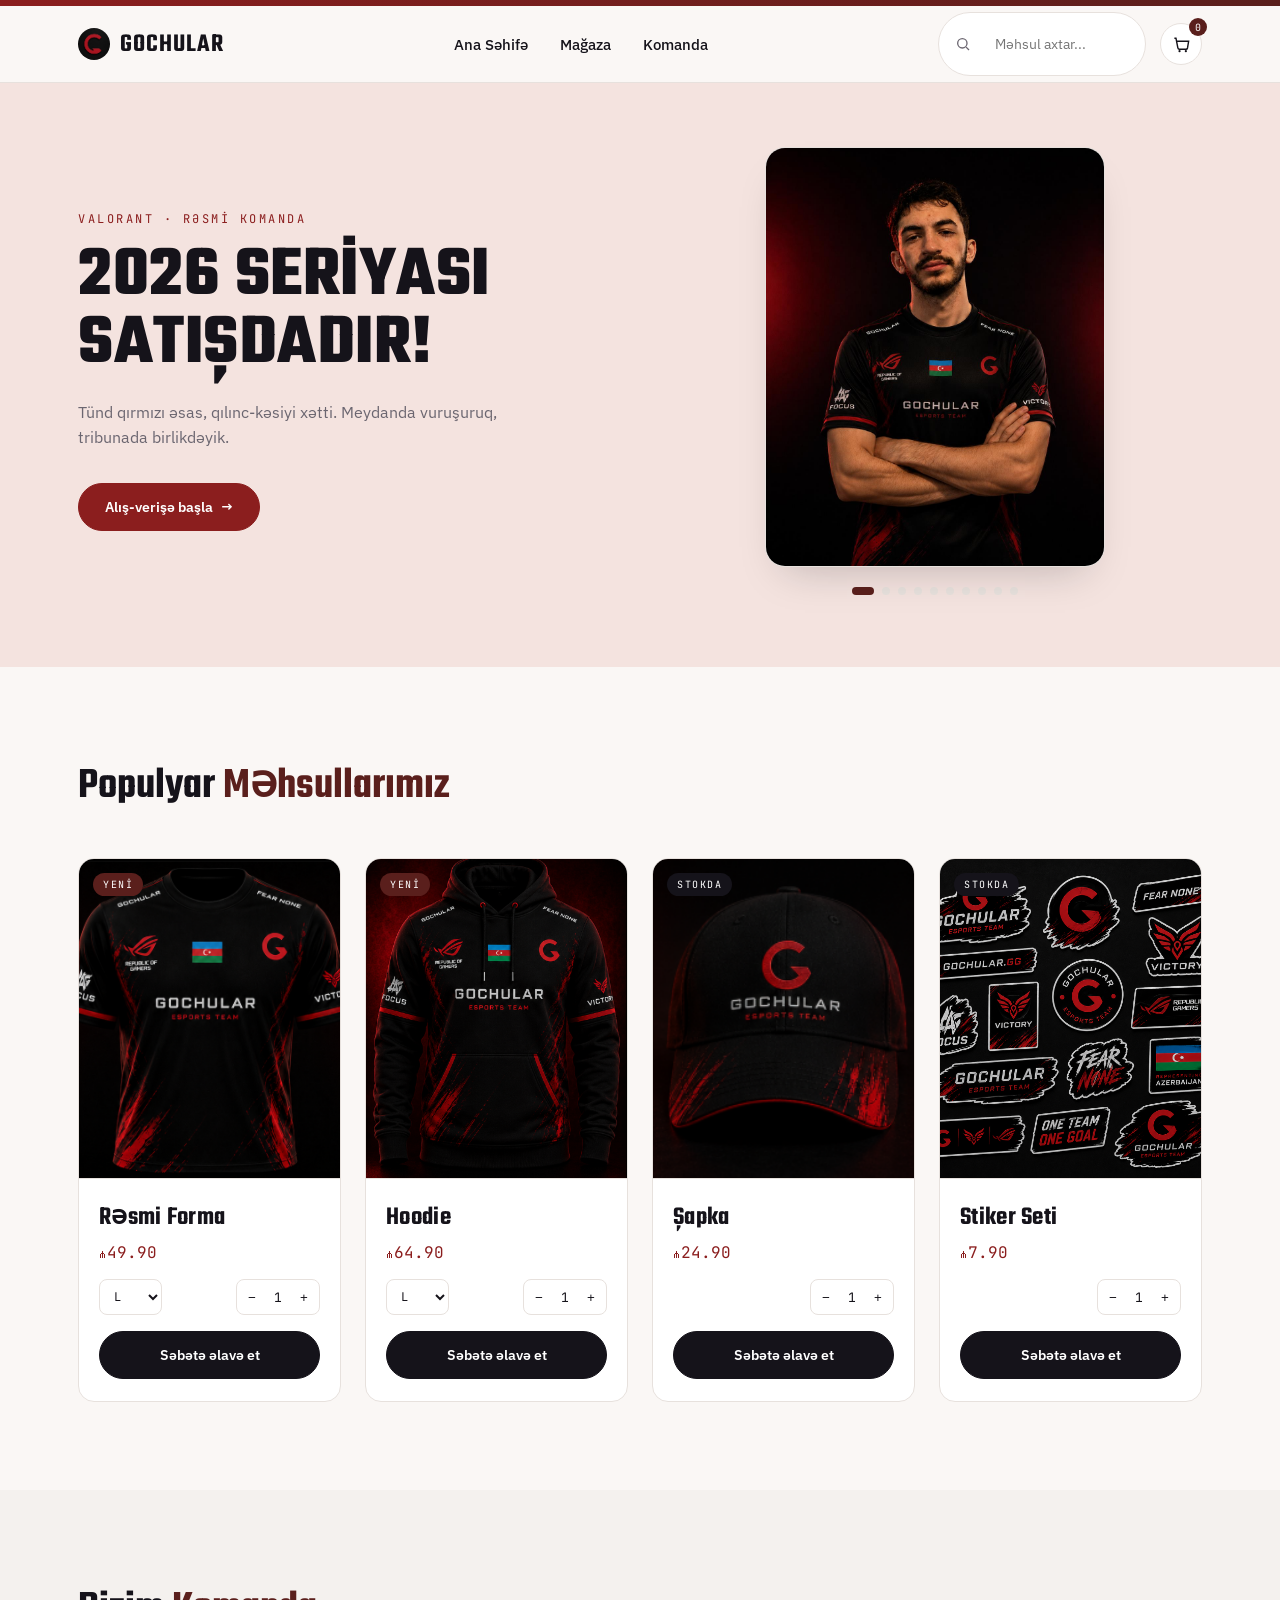
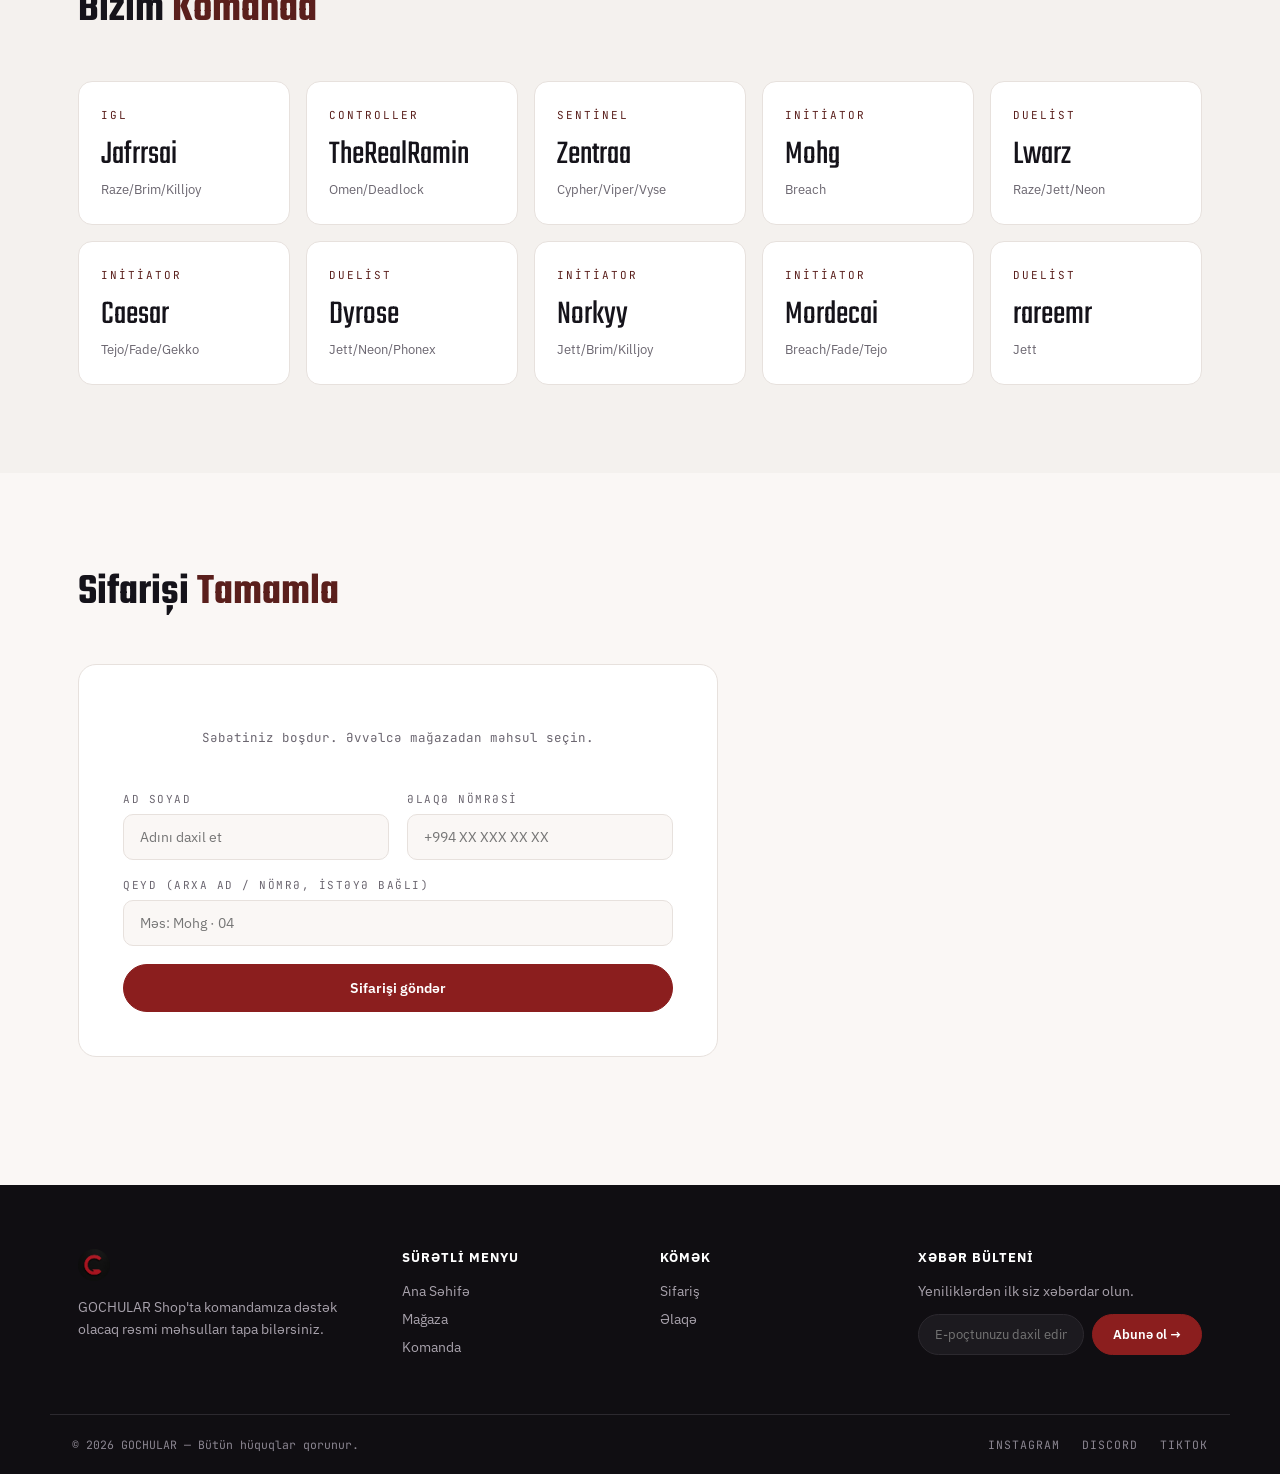
<file: index.html>
<!DOCTYPE html>
<html lang="az">
<head>
<meta charset="UTF-8">
<meta name="viewport" content="width=device-width, initial-scale=1.0">
<title>GOCHULAR — Rəsmi Mağaza</title>
<link rel="preconnect" href="https://fonts.googleapis.com">
<link rel="preconnect" href="https://fonts.gstatic.com" crossorigin>
<link href="https://fonts.googleapis.com/css2?family=Teko:wght@400;500;600;700&family=IBM+Plex+Sans:wght@400;500;600;700&family=JetBrains+Mono:wght@400;500;700&display=swap" rel="stylesheet">
<link rel="stylesheet" href="assets/css/style.css">
</head>
<body>

<div class="top-bar"></div>

<nav>
  <div class="wrap">
    <a href="#top" class="brand">
      <img class="brand-mark" src="assets/img/logo-GH.jpeg" alt="GOCHULAR loqo">
      <span class="brand-name">GOCHULAR</span>
    </a>

    <ul class="nav-links">
      <li><a href="#top">Ana Səhifə</a></li>
      <li><a href="#magaza">Mağaza</a></li>
      <li><a href="#komanda">Komanda</a></li>
    </ul>

    <div class="nav-tools">
      <div class="search-box">
        <svg viewBox="0 0 24 24" width="16" height="16" fill="none" stroke="currentColor" stroke-width="2"><circle cx="11" cy="11" r="7"/><path d="M21 21l-4.3-4.3"/></svg>
        <input type="text" id="search-input" placeholder="Məhsul axtar...">
      </div>
      <button class="icon-btn cart-btn" onclick="toggleCart()" aria-label="Səbəti aç">
        <svg viewBox="0 0 24 24" width="19" height="19" fill="none" stroke="currentColor" stroke-width="1.8">
          <path d="M3 4h2l2.4 12.4a2 2 0 0 0 2 1.6h8.2a2 2 0 0 0 2-1.6L21 8H6"/>
          <circle cx="9.5" cy="20.5" r="1.4" fill="currentColor" stroke="none"/>
          <circle cx="17.5" cy="20.5" r="1.4" fill="currentColor" stroke="none"/>
        </svg>
        <span class="cart-count" id="cart-count">0</span>
      </button>
      <button class="nav-burger" onclick="toggleNavMenu()" aria-label="Menyu">
        <svg viewBox="0 0 24 24" width="20" height="20" fill="none" stroke="currentColor" stroke-width="1.8"><path d="M4 7h16M4 12h16M4 17h16"/></svg>
      </button>
    </div>
  </div>
</nav>

<div class="cart-overlay" id="cart-overlay" onclick="toggleCart()"></div>
<aside class="cart-panel" id="cart-panel">
  <div class="cart-head">
    <h3>Səbət</h3>
    <button class="cart-close" onclick="toggleCart()" aria-label="Bağla">✕</button>
  </div>
  <div class="cart-items" id="cart-items">
    <p class="empty-note">Səbət boşdur.</p>
  </div>
  <div class="cart-summary">
    <div class="cart-total-row"><span>Cəmi</span><span id="cart-total">₼0.00</span></div>
    <button class="btn primary full-btn" onclick="goCheckout()">Sifarişi tamamla</button>
  </div>
</aside>

<header class="hero" id="top">
  <div class="wrap hero-wrap">
    <div class="hero-copy">
      <div class="eyebrow">VALORANT · RƏSMİ KOMANDA</div>
      <h1>2026 SERİYASI<br>SATIŞDADIR!</h1>
      <p>Tünd qırmızı əsas, qılınc-kəsiyi xətti. Meydanda vuruşuruq, tribunada birlikdəyik.</p>
      <a href="#magaza" class="btn primary hero-cta">Alış-verişə başla <span>→</span></a>
    </div>

    <div class="hero-visual">
      <div class="hero-frame" id="hero-frame">
        <figure class="hero-slide active" data-slide="0">
          <img src="assets/img/players/jafrsai.jpeg" alt="GOCHULAR Rəsmi Forma">
        </figure>
        <figure class="hero-slide" data-slide="1">
          <img src="assets/img/players/dyrose.jpeg" alt="GOCHULAR Rəsmi Forma">
        </figure>
        <figure class="hero-slide" data-slide="2">
          <img src="assets/img/players/theRealRamin.jpeg" alt="GOCHULAR Rəsmi Forma">
        </figure>
        <figure class="hero-slide" data-slide="3">
          <img src="assets/img/players/zentraa.png" alt="GOCHULAR Rəsmi Forma">
        </figure>
        <figure class="hero-slide" data-slide="4">
          <img src="assets/img/players/lwarz.png" alt="GOCHULAR Rəsmi Forma">
        </figure>
        <figure class="hero-slide" data-slide="5">
          <img src="assets/img/players/rareemr.png" alt="GOCHULAR Rəsmi Forma">
        </figure>
        <figure class="hero-slide" data-slide="6">
          <img src="assets/img/players/mordecai.png" alt="GOCHULAR Rəsmi Forma">
        </figure>
        <figure class="hero-slide" data-slide="7">
          <img src="assets/img/players/mohg.png" alt="GOCHULAR Rəsmi Forma">
        </figure>
        <figure class="hero-slide" data-slide="8">
          <img src="assets/img/players/caesar.png" alt="GOCHULAR Rəsmi Forma">
        </figure>
        <figure class="hero-slide" data-slide="9">
          <img src="assets/img/players/norkyy.png" alt="GOCHULAR Rəsmi Forma">
        </figure>
      </div>
      <div class="hero-dots" id="hero-dots"></div>
    </div>
  </div>
</header>

<section id="magaza">
  <div class="wrap">
    <div class="sec-head">
      <h2>Populyar <span>Məhsullarımız</span></h2>
    </div>

    <div class="shop-grid" id="shop-grid">

      <article class="product-card" data-name="Forma" data-price="49.90" data-sized="true">
        <a class="product-visual" href="product.html?id=forma" aria-label="Rəsmi Forma">
          <span class="badge new">YENİ</span>
          <figure>
            <img src="assets/img/jerseyForwardGH.png" alt="GOCHULAR Rəsmi Forma">
          </figure>
        </a>
        <div class="product-body">
          <a class="product-title-link" href="product.html?id=forma"><h3>Rəsmi Forma</h3></a>
          <div class="price">₼49.90</div>
          <div class="product-controls">
            <select class="size-select">
              <option>S</option><option>M</option><option selected>L</option><option>XL</option><option>2XL</option>
            </select>
            <div class="qty-stepper">
              <button type="button" onclick="stepQty(this,-1)" aria-label="Azalt">−</button>
              <span class="qty-val">1</span>
              <button type="button" onclick="stepQty(this,1)" aria-label="Artır">+</button>
            </div>
          </div>
          <button class="btn dark add-cart" onclick="addToCart(this)">Səbətə əlavə et</button>
        </div>
      </article>

      <article class="product-card" data-name="Hoodie" data-price="64.90" data-sized="true">
        <a class="product-visual" href="product.html?id=hoodie" aria-label="Hoodie">
          <span class="badge new">YENİ</span>
          <figure>
            <img src="assets/img/hoodieForwardGH.png" alt="GOCHULAR Rəsmi Hoodie">
          </figure>
        </a>
        <div class="product-body">
          <a class="product-title-link" href="product.html?id=hoodie"><h3>Hoodie</h3></a>
          <div class="price">₼64.90</div>
          <div class="product-controls">
            <select class="size-select">
              <option>S</option><option>M</option><option selected>L</option><option>XL</option><option>2XL</option>
            </select>
            <div class="qty-stepper">
              <button type="button" onclick="stepQty(this,-1)" aria-label="Azalt">−</button>
              <span class="qty-val">1</span>
              <button type="button" onclick="stepQty(this,1)" aria-label="Artır">+</button>
            </div>
          </div>
          <button class="btn dark add-cart" onclick="addToCart(this)">Səbətə əlavə et</button>
        </div>
      </article>

      <article class="product-card" data-name="Şapka" data-price="24.90" data-sized="false">
        <a class="product-visual" href="product.html?id=sapka" aria-label="Şapka">
          <span class="badge stock">STOKDA</span>
          <figure>
            <img src="assets/img/capForwardGH.png" alt="GOCHULAR Rəsmi Şapka">
          </figure>
        </a>
        <div class="product-body">
          <a class="product-title-link" href="product.html?id=sapka"><h3>Şapka</h3></a>
          <div class="price">₼24.90</div>
          <div class="product-controls">
            <div class="qty-stepper">
              <button type="button" onclick="stepQty(this,-1)" aria-label="Azalt">−</button>
              <span class="qty-val">1</span>
              <button type="button" onclick="stepQty(this,1)" aria-label="Artır">+</button>
            </div>
          </div>
          <button class="btn dark add-cart" onclick="addToCart(this)">Səbətə əlavə et</button>
        </div>
      </article>

      <article class="product-card" data-name="Stiker seti" data-price="7.90" data-sized="false">
        <a class="product-visual" href="product.html?id=stiker" aria-label="Stiker Seti">
          <span class="badge stock">STOKDA</span>
          <figure>
            <img src="assets/img/stickersGH.png" alt="GOCHULAR Rəsmi Stiker Seti">  
          </figure>
        </a>
        <div class="product-body">
          <a class="product-title-link" href="product.html?id=stiker"><h3>Stiker Seti</h3></a>
          <div class="price">₼7.90</div>
          <div class="product-controls">
            <div class="qty-stepper">
              <button type="button" onclick="stepQty(this,-1)" aria-label="Azalt">−</button>
              <span class="qty-val">1</span>
              <button type="button" onclick="stepQty(this,1)" aria-label="Artır">+</button>
            </div>
          </div>
          <button class="btn dark add-cart" onclick="addToCart(this)">Səbətə əlavə et</button>
        </div>
      </article>

    </div>
    <p class="empty-note" id="no-results" style="display:none;">Axtarışa uyğun məhsul tapılmadı.</p>
  </div>
</section>

<section id="komanda" class="alt-bg">
  <div class="wrap">
    <div class="sec-head">
      <h2>Bizim <span>Komanda</span></h2>
    </div>
    <div class="roster">
      <a class="player" href="player.html?id=jafrrsai"><div class="role">IGL</div><div class="tag">Jafrrsai</div><div class="real">Raze/Brim/Killjoy</div></a>
      <a class="player" href="player.html?id=therealramin"><div class="role">Controller</div><div class="tag">TheRealRamin</div><div class="real">Omen/Deadlock</div></a>
      <a class="player" href="player.html?id=zentraa"><div class="role">Sentinel</div><div class="tag">Zentraa</div><div class="real">Cypher/Viper/Vyse</div></a>
      <a class="player" href="player.html?id=mohg"><div class="role">Initiator</div><div class="tag">Mohg</div><div class="real">Breach</div></a>
      <a class="player" href="player.html?id=lwarz"><div class="role">Duelist</div><div class="tag">Lwarz</div><div class="real">Raze/Jett/Neon</div></a>
      <a class="player" href="player.html?id=caesar"><div class="role">Initiator</div><div class="tag">Caesar</div><div class="real">Tejo/Fade/Gekko</div></a>
      <a class="player" href="player.html?id=dyrose"><div class="role">Duelist</div><div class="tag">Dyrose</div><div class="real">Jett/Neon/Phonex</div></a>
      <a class="player" href="player.html?id=norkyy"><div class="role">Initiator</div><div class="tag">Norkyy</div><div class="real">Jett/Brim/Killjoy</div></a>
      <a class="player" href="player.html?id=mordecai"><div class="role">Initiator</div><div class="tag">Mordecai</div><div class="real">Breach/Fade/Tejo</div></a>
      <a class="player" href="player.html?id=rareemr"><div class="role">Duelist</div><div class="tag">rareemr</div><div class="real">Jett</div></a>
    </div>
  </div>
</section>

<section id="sifaris">
  <div class="wrap">
    <div class="sec-head">
      <h2>Sifarişi <span>Tamamla</span></h2>
    </div>
    <div class="order-panel">
      <div class="order-summary" id="order-summary">
        <p class="empty-note">Səbətiniz boşdur. Əvvəlcə <a href="#magaza">mağazadan</a> məhsul seçin.</p>
      </div>
      <form id="order-form">
        <div class="form-row">
          <div>
            <label for="name">Ad Soyad</label>
            <input id="name" required placeholder="Adını daxil et">
          </div>
          <div>
            <label for="phone">Əlaqə nömrəsi</label>
            <input id="phone" required placeholder="+994 XX XXX XX XX">
          </div>
        </div>
        <div class="form-row">
          <div class="full">
            <label for="note">Qeyd (arxa ad / nömrə, istəyə bağlı)</label>
            <input id="note" placeholder="Məs: Mohg · 04">
          </div>
        </div>
        <button type="submit" class="btn primary full-btn order-submit">Sifarişi göndər</button>
        <div id="confirm"></div>
      </form>
    </div>
  </div>
</section>

<footer>
  <div class="wrap footer-grid">
    <div class="footer-brand">
      <img class="brand-mark" src="assets/img/logo-GH.jpeg" alt="GOCHULAR loqo">
      <p>GOCHULAR Shop'ta komandamıza dəstək olacaq rəsmi məhsulları tapa bilərsiniz.</p>
    </div>
    <div class="footer-col">
      <h4>Sürətli Menyu</h4>
      <a href="#top">Ana Səhifə</a>
      <a href="#magaza">Mağaza</a>
      <a href="#komanda">Komanda</a>
    </div>
    <div class="footer-col">
      <h4>Kömək</h4>
      <a href="#sifaris">Sifariş</a>
      <a href="#">Əlaqə</a>
    </div>
    <div class="footer-col newsletter">
      <h4>Xəbər Bülteni</h4>
      <p>Yeniliklərdən ilk siz xəbərdar olun.</p>
      <div class="newsletter-form">
        <input type="email" placeholder="E-poçtunuzu daxil edin">
        <button class="btn primary">Abunə ol →</button>
      </div>
    </div>
  </div>
  <div class="wrap footer-bottom">
    <span>© 2026 GOCHULAR — Bütün hüquqlar qorunur.</span>
    <div class="socials">
      <a href="https://www.instagram.com/gochular/" target="_blank">INSTAGRAM</a>
      <a href="https://discord.gg/gochular" target="_blank">DISCORD</a>
      <a href="https://www.tiktok.com/@gochular" target="_blank">TIKTOK</a>
    </div>
  </div>
</footer>

<script src="assets/js/cart.js"></script>
<script src="assets/js/app.js"></script>

</body>
</html>
</file>
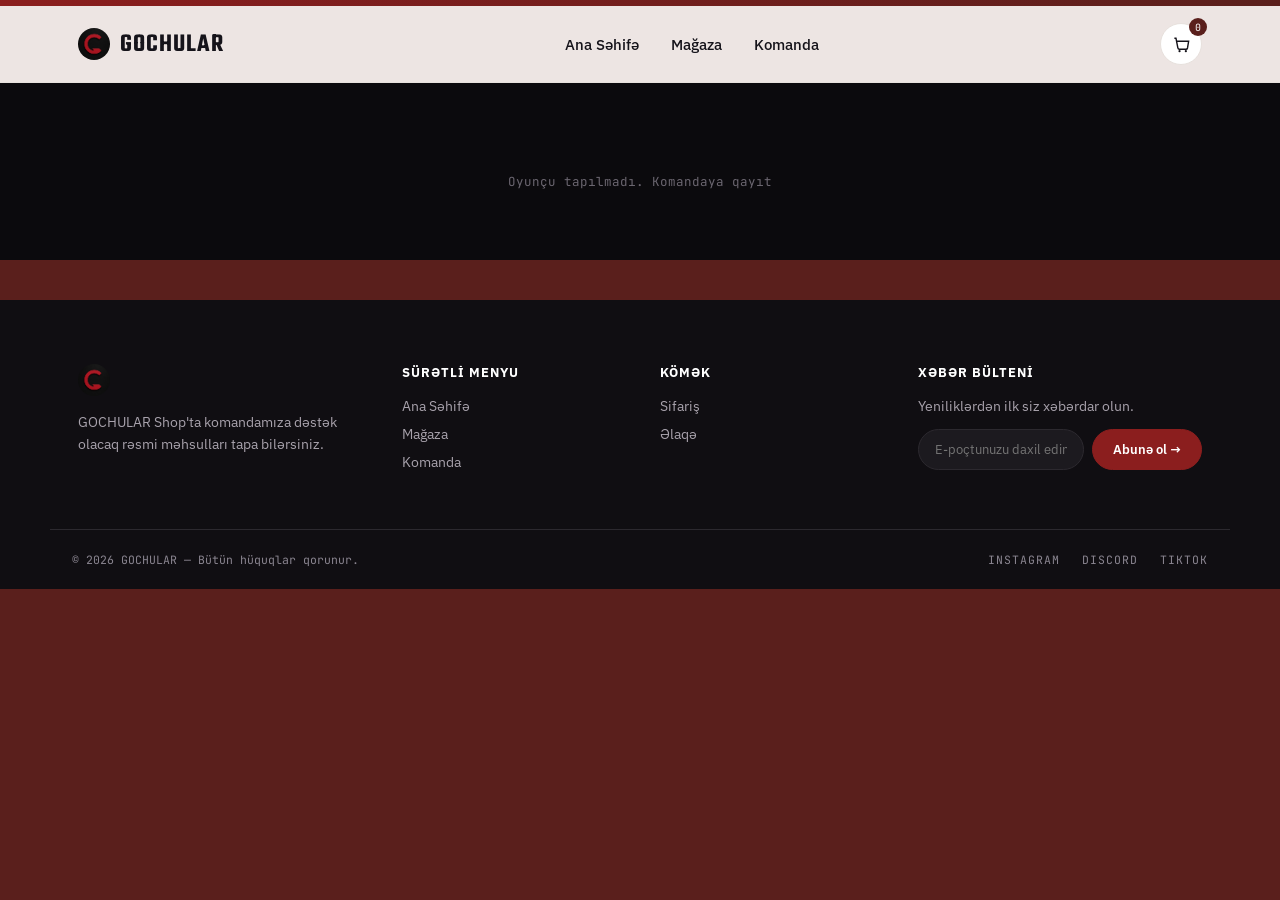
<file: player.html>
<!DOCTYPE html>
<html lang="az">
<head>
<meta charset="UTF-8">
<meta name="viewport" content="width=device-width, initial-scale=1.0">
<title id="page-title">GOCHULAR — Oyunçu</title>
<link rel="preconnect" href="https://fonts.googleapis.com">
<link rel="preconnect" href="https://fonts.gstatic.com" crossorigin>
<link href="https://fonts.googleapis.com/css2?family=Teko:wght@400;500;600;700&family=IBM+Plex+Sans:wght@400;500;600;700&family=JetBrains+Mono:wght@400;500;700&display=swap" rel="stylesheet">
<link rel="stylesheet" href="assets/css/style.css">
</head>
<style>
  body{background-color: var(--red-hot);}
</style>
<body>

<div class="top-bar"></div>

<nav>
  <div class="wrap">
    <a href="index.html#top" class="brand">
      <img class="brand-mark" src="assets/img/logo-GH.jpeg" alt="GOCHULAR loqo">
      <span class="brand-name">GOCHULAR</span>
    </a>

    <ul class="nav-links">
      <li><a href="index.html#top">Ana Səhifə</a></li>
      <li><a href="index.html#magaza">Mağaza</a></li>
      <li><a href="index.html#komanda">Komanda</a></li>
    </ul>

    <div class="nav-tools">
      <button class="icon-btn cart-btn" onclick="toggleCart()" aria-label="Səbəti aç">
        <svg viewBox="0 0 24 24" width="19" height="19" fill="none" stroke="currentColor" stroke-width="1.8">
          <path d="M3 4h2l2.4 12.4a2 2 0 0 0 2 1.6h8.2a2 2 0 0 0 2-1.6L21 8H6"/>
          <circle cx="9.5" cy="20.5" r="1.4" fill="currentColor" stroke="none"/>
          <circle cx="17.5" cy="20.5" r="1.4" fill="currentColor" stroke="none"/>
        </svg>
        <span class="cart-count" id="cart-count">0</span>
      </button>
      <button class="nav-burger" onclick="toggleNavMenu()" aria-label="Menyu">
        <svg viewBox="0 0 24 24" width="20" height="20" fill="none" stroke="currentColor" stroke-width="1.8"><path d="M4 7h16M4 12h16M4 17h16"/></svg>
      </button>
    </div>
  </div>
</nav>

<div class="cart-overlay" id="cart-overlay" onclick="toggleCart()"></div>
<aside class="cart-panel" id="cart-panel">
  <div class="cart-head">
    <h3>Səbət</h3>
    <button class="cart-close" onclick="toggleCart()" aria-label="Bağla">✕</button>
  </div>
  <div class="cart-items" id="cart-items">
    <p class="empty-note">Səbət boşdur.</p>
  </div>
  <div class="cart-summary">
    <div class="cart-total-row"><span>Cəmi</span><span id="cart-total">₼0.00</span></div>
    <button class="btn primary full-btn" onclick="goCheckout()">Sifarişi tamamla</button>
  </div>
</aside>

<section class="player-hero" id="player-hero">
  <div class="wrap player-hero-wrap">
    <div class="player-info">
      <div class="player-eyebrow" id="player-eyebrow"></div>
      <h1 id="player-headline"></h1>

      <div class="player-meta-grid">
        <div class="meta-block">
          <h4>Ingame Settings</h4>
          <div class="meta-row"><strong>Mouse Polling Rate:</strong> <span id="setting-polling">—</span></div>
          <div class="meta-row"><strong>Display Refresh Rate:</strong> <span id="setting-refresh">—</span></div>
          <div class="meta-row"><strong>Resolution:</strong> <span id="setting-res">—</span></div>
        </div>
        <div class="meta-block">
          <h4>Socials</h4>
          <div class="social-icons" id="social-icons"></div>
        </div>
      </div>

      <a href="#" class="stats-btn" id="stats-btn">Oyunçu Statistikası</a>
    </div>

    <div class="player-photo">
      <img id="player-photo-el" src="" alt="">
    </div>
  </div>
</section>

<footer>
  <div class="wrap footer-grid">
    <div class="footer-brand">
      <img class="brand-mark" src="assets/img/logo-GH.jpeg" alt="GOCHULAR loqo">
      <p>GOCHULAR Shop'ta komandamıza dəstək olacaq rəsmi məhsulları tapa bilərsiniz.</p>
    </div>
    <div class="footer-col">
      <h4>Sürətli Menyu</h4>
      <a href="index.html#top">Ana Səhifə</a>
      <a href="index.html#magaza">Mağaza</a>
      <a href="index.html#komanda">Komanda</a>
    </div>
    <div class="footer-col">
      <h4>Kömək</h4>
      <a href="index.html#sifaris">Sifariş</a>
      <a href="#">Əlaqə</a>
    </div>
    <div class="footer-col newsletter">
      <h4>Xəbər Bülteni</h4>
      <p>Yeniliklərdən ilk siz xəbərdar olun.</p>
      <div class="newsletter-form">
        <input type="email" placeholder="E-poçtunuzu daxil edin">
        <button class="btn primary">Abunə ol →</button>
      </div>
    </div>
  </div>
  <div class="wrap footer-bottom">
    <span>© 2026 GOCHULAR — Bütün hüquqlar qorunur.</span>
    <div class="socials">
      <a href="https://www.instagram.com/gochular/" target="_blank">INSTAGRAM</a>
      <a href="https://discord.gg/gochular" target="_blank">DISCORD</a>
      <a href="https://www.tiktok.com/@gochular" target="_blank">TIKTOK</a>
    </div>
  </div>
</footer>

<script src="assets/js/cart.js"></script>
<script src="assets/js/player.js"></script>

</body>
</html>
</file>
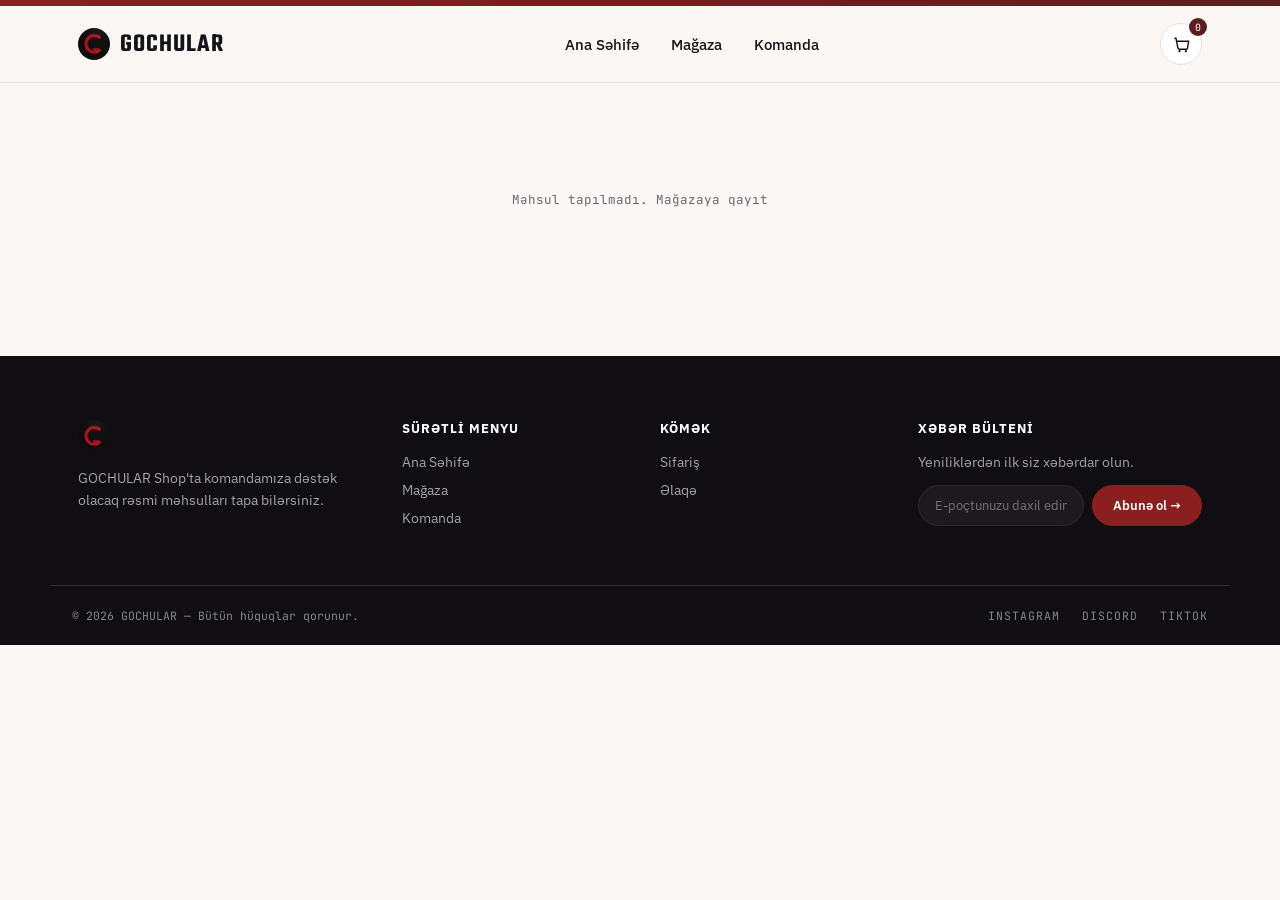
<file: product.html>
<!DOCTYPE html>
<html lang="az">
<head>
<meta charset="UTF-8">
<meta name="viewport" content="width=device-width, initial-scale=1.0">
<title id="page-title">GOCHULAR — Məhsul</title>
<link rel="preconnect" href="https://fonts.googleapis.com">
<link rel="preconnect" href="https://fonts.gstatic.com" crossorigin>
<link href="https://fonts.googleapis.com/css2?family=Teko:wght@400;500;600;700&family=IBM+Plex+Sans:wght@400;500;600;700&family=JetBrains+Mono:wght@400;500;700&display=swap" rel="stylesheet">
<link rel="stylesheet" href="assets/css/style.css">
</head>
<body>

<div class="top-bar"></div>

<nav>
  <div class="wrap">
    <a href="index.html#top" class="brand">
      <img class="brand-mark" src="assets/img/logo-GH.jpeg" alt="GOCHULAR loqo">
      <span class="brand-name">GOCHULAR</span>
    </a>

    <ul class="nav-links">
      <li><a href="index.html#top">Ana Səhifə</a></li>
      <li><a href="index.html#magaza">Mağaza</a></li>
      <li><a href="index.html#komanda">Komanda</a></li>
    </ul>

    <div class="nav-tools">
      <button class="icon-btn cart-btn" onclick="toggleCart()" aria-label="Səbəti aç">
        <svg viewBox="0 0 24 24" width="19" height="19" fill="none" stroke="currentColor" stroke-width="1.8">
          <path d="M3 4h2l2.4 12.4a2 2 0 0 0 2 1.6h8.2a2 2 0 0 0 2-1.6L21 8H6"/>
          <circle cx="9.5" cy="20.5" r="1.4" fill="currentColor" stroke="none"/>
          <circle cx="17.5" cy="20.5" r="1.4" fill="currentColor" stroke="none"/>
        </svg>
        <span class="cart-count" id="cart-count">0</span>
      </button>
      <button class="nav-burger" onclick="toggleNavMenu()" aria-label="Menyu">
        <svg viewBox="0 0 24 24" width="20" height="20" fill="none" stroke="currentColor" stroke-width="1.8"><path d="M4 7h16M4 12h16M4 17h16"/></svg>
      </button>
    </div>
  </div>
</nav>

<div class="cart-overlay" id="cart-overlay" onclick="toggleCart()"></div>
<aside class="cart-panel" id="cart-panel">
  <div class="cart-head">
    <h3>Səbət</h3>
    <button class="cart-close" onclick="toggleCart()" aria-label="Bağla">✕</button>
  </div>
  <div class="cart-items" id="cart-items">
    <p class="empty-note">Səbət boşdur.</p>
  </div>
  <div class="cart-summary">
    <div class="cart-total-row"><span>Cəmi</span><span id="cart-total">₼0.00</span></div>
    <button class="btn primary full-btn" onclick="goCheckout()">Sifarişi tamamla</button>
  </div>
</aside>

<section id="detail">
  <div class="wrap">
    <div class="breadcrumb">
      <a href="index.html#top">Ana Səhifə</a> / <a href="index.html#magaza">Mağaza</a> / <span id="crumb-title">Məhsul</span>
    </div>

    <div class="detail-grid product-card" id="detail-card" data-name="" data-price="" data-sized="false">
      <div class="detail-info">
        <span class="badge detail-badge" id="detail-badge"></span>
        <h1 id="detail-title"></h1>
        <div class="detail-price" id="detail-price"></div>
        <p class="detail-desc" id="detail-desc"></p>

        <div class="detail-controls">
          <select class="size-select" id="detail-size-select"></select>
          <div class="qty-stepper">
            <button type="button" onclick="stepQty(this,-1)" aria-label="Azalt">−</button>
            <span class="qty-val">1</span>
            <button type="button" onclick="stepQty(this,1)" aria-label="Artır">+</button>
          </div>
        </div>

        <button class="btn dark add-cart" onclick="addToCart(this)">Səbətə əlavə et</button>

        <div class="info-notes">
          <div class="info-note">
            <svg viewBox="0 0 24 24" width="20" height="20" fill="none" stroke="currentColor" stroke-width="1.8"><path d="M3 7h11v9H3z"/><path d="M14 10h4l3 3v3h-7z"/><circle cx="7" cy="18" r="1.6"/><circle cx="17.5" cy="18" r="1.6"/></svg>
            <div><strong>Çatdırılma</strong><span>Bakı daxili 2–4 iş günü, bölgələrə 4–7 iş günü.</span></div>
          </div>
          <div class="info-note">
            <svg viewBox="0 0 24 24" width="20" height="20" fill="none" stroke="currentColor" stroke-width="1.8"><path d="M4 4v6h6"/><path d="M20 20v-6h-6"/><path d="M4 10a8 8 0 0 1 14-5"/><path d="M20 14a8 8 0 0 1-14 5"/></svg>
            <div><strong>Ölçü dəyişimi</strong><span>Yanlış ölçü halında 7 gün ərzində dəyişim mümkündür.</span></div>
          </div>
        </div>
      </div>

      <div class="main-image">
        <img id="main-image-el" src="" alt="">
      </div>

      <div class="thumb-col" id="thumb-col"></div>
    </div>
  </div>
</section>

<footer>
  <div class="wrap footer-grid">
    <div class="footer-brand">
      <img class="brand-mark" src="assets/img/logo-GH.jpeg" alt="GOCHULAR loqo">
      <p>GOCHULAR Shop'ta komandamıza dəstək olacaq rəsmi məhsulları tapa bilərsiniz.</p>
    </div>
    <div class="footer-col">
      <h4>Sürətli Menyu</h4>
      <a href="index.html#top">Ana Səhifə</a>
      <a href="index.html#magaza">Mağaza</a>
      <a href="index.html#komanda">Komanda</a>
    </div>
    <div class="footer-col">
      <h4>Kömək</h4>
      <a href="index.html#sifaris">Sifariş</a>
      <a href="#">Əlaqə</a>
    </div>
    <div class="footer-col newsletter">
      <h4>Xəbər Bülteni</h4>
      <p>Yeniliklərdən ilk siz xəbərdar olun.</p>
      <div class="newsletter-form">
        <input type="email" placeholder="E-poçtunuzu daxil edin">
        <button class="btn primary">Abunə ol →</button>
      </div>
    </div>
  </div>
  <div class="wrap footer-bottom">
    <span>© 2026 GOCHULAR — Bütün hüquqlar qorunur.</span>
    <div class="socials">
      <a href="https://www.instagram.com/gochular/" target="_blank">INSTAGRAM</a>
      <a href="https://discord.gg/gochular" target="_blank">DISCORD</a>
      <a href="https://www.tiktok.com/@gochular" target="_blank">TIKTOK</a>
    </div>
  </div>
</footer>

<script src="assets/js/cart.js"></script>
<script src="assets/js/product.js"></script>

</body>
</html>
</file>
<file: assets/css/style.css>
:root{
  --bg: #faf7f5;
  --card: #ffffff;
  --blush: #f4e3df;
  --ink: #15131a;
  --ink-dim: #6b6670;
  --red: #8b1e1e;
  --red-hot: #5a1f1c;
  --line: #e7e1dd;
  --footer-bg: #100e12;
  --footer-text: #cfc9d1;
  --mono: 'JetBrains Mono', monospace;
  --display: 'Teko', sans-serif;
  --body: 'IBM Plex Sans', sans-serif;
}
*{box-sizing:border-box; margin:0; padding:0;}
html{scroll-behavior:smooth;}
body{
  background:var(--bg);
  color:var(--ink);
  font-family:var(--body);
  overflow-x:hidden;
}
a{color:inherit; text-decoration:none;}
.wrap{max-width:1180px; margin:0 auto; padding:0 28px;}
ul{list-style:none;}

.top-bar{height:6px; background:linear-gradient(90deg, var(--red), var(--red-hot));}

/* NAV */
nav{
  position:sticky; top:0; z-index:60;
  background:rgba(250,247,245,0.92);
  backdrop-filter: blur(10px);
  border-bottom:1px solid var(--line);
}
nav .wrap{display:flex; align-items:center; justify-content:space-between; height:76px; gap:24px;}
.brand{display:flex; align-items:center; gap:10px;}
.brand-mark{width:32px; height:32px; object-fit:cover; border-radius:16px; display:block;}
.brand-name{font-family:var(--display); font-size:26px; letter-spacing:1px; font-weight:600;}
.nav-links{display:flex; gap:32px;}
.nav-links a{
  font-family:var(--body); font-size:14.5px; font-weight:500; color:var(--ink);
  position:relative; padding:6px 0;
}
.nav-links a::after{
  content:''; position:absolute; left:0; bottom:0; height:2px; width:0;
  background:var(--red-hot); transition:width .2s;
}
.nav-links a:hover::after{width:100%;}
.nav-tools{display:flex; align-items:center; gap:14px;}
.search-box{
  display:flex; align-items:center; gap:8px;
  background:var(--card); border:1px solid var(--line); border-radius:999px;
  padding:9px 16px; color:var(--ink-dim);
}
.search-box input{
  border:none; outline:none; background:none; font-family:var(--body); font-size:13.5px;
  width:150px; color:var(--ink);
}
.icon-btn{
  position:relative; background:var(--card); border:1px solid var(--line); border-radius:50%;
  width:42px; height:42px; display:flex; align-items:center; justify-content:center;
  cursor:pointer; color:var(--ink); transition:border-color .2s;
}
.icon-btn:hover{border-color:var(--red-hot);}
.cart-count{
  position:absolute; top:-6px; right:-6px; background:var(--red-hot); color:#fff;
  font-family:var(--mono); font-size:10px; min-width:18px; height:18px; padding:0 4px;
  border-radius:9px; display:flex; align-items:center; justify-content:center;
}
.nav-burger{
  display:none; background:var(--card); border:1px solid var(--line); border-radius:10px;
  width:42px; height:42px; align-items:center; justify-content:center; cursor:pointer; color:var(--ink);
}

@media (max-width:760px){
  nav .wrap{gap:12px;}
  .brand-name{font-size:22px;}
  .search-box{display:none;}
  .nav-burger{display:flex;}
  .nav-links{
    position:absolute; top:100%; left:0; right:0; z-index:59;
    background:var(--card); border-bottom:1px solid var(--line);
    flex-direction:column; gap:0; padding:8px 0; margin:0;
    display:none; box-shadow:0 16px 24px -18px rgba(21,19,26,0.3);
  }
  .nav-links.open{display:flex;}
  .nav-links li{width:100%;}
  .nav-links a{display:block; padding:14px 28px; border-bottom:1px solid var(--line);}
  .nav-links li:last-child a{border-bottom:none;}
  .nav-links a::after{display:none;}
}

/* BUTTONS */
.btn{
  font-family:var(--body); font-size:14px; font-weight:600;
  padding:14px 26px; border-radius:999px; border:1px solid var(--ink);
  cursor:pointer; background:transparent; color:var(--ink);
  transition: all .2s; display:inline-flex; align-items:center; gap:8px;
}
.btn.primary{background:var(--red); border-color:var(--red); color:#fff;}
.btn.primary:hover{background:var(--red-hot); border-color:var(--red-hot);}
.btn.dark{background:var(--ink); border-color:var(--ink); color:#fff; width:100%; justify-content:center;}
.btn.dark:hover{background:var(--red-hot); border-color:var(--red-hot);}
.btn:focus-visible{outline:2px solid var(--red-hot); outline-offset:3px;}
.full-btn{width:100%; justify-content:center;}

/* HERO */
.hero{background:var(--blush); padding:64px 0 72px;}
.hero-wrap{display:grid; grid-template-columns: 1fr 1fr; gap:56px; align-items:center;}
@media (max-width:860px){.hero-wrap{grid-template-columns:1fr;}}
.eyebrow{
  font-family:var(--mono); font-size:12px; letter-spacing:2.5px; text-transform:uppercase;
  color:var(--red); margin-bottom:16px;
}
.hero-copy h1{
  font-family:var(--display); font-weight:700; font-size:clamp(46px, 6vw, 72px);
  line-height:0.95; letter-spacing:0.5px; color:var(--ink);
}
.hero-copy p{
  margin-top:20px; font-size:16px; line-height:1.6; color:var(--ink-dim); max-width:420px;
}
.hero-cta{margin-top:32px;}
.hero-cta span{transition:transform .2s;}
.hero-cta:hover span{transform:translateX(4px);}

.hero-visual{display:flex; flex-direction:column; align-items:center; gap:20px;}
.hero-frame{
  background:var(--card); border-radius:20px; border:1px solid var(--line);
  width:100%; max-width:340px; height:420px; position:relative;
  box-shadow: 0 20px 40px -20px rgba(21,19,26,0.25);
  overflow:hidden; cursor:pointer;
}
.hero-slide{
  position:absolute; inset:0; display:flex; align-items:center; justify-content:center;
  opacity:0; pointer-events:none; transition:opacity .5s ease;
}
.hero-slide.active{opacity:1; pointer-events:auto;}
.hero-slide svg{max-width:80%; max-height:80%; width:auto; height:auto;}
.hero-slide img{width:100%; height:100%; object-fit:cover; object-position:center; display:block;}
.hero-dots{display:flex; gap:8px;}
.dot{
  width:8px; height:8px; border-radius:50%; border:none; background:var(--line); cursor:pointer;
  padding:0;
}
.dot.active{background:var(--red-hot); width:22px; border-radius:5px; transition:all .2s;}

/* SECTION HEADS */
section{padding:88px 0;}
.alt-bg{background:#f4f1ee;}
.sec-head{margin-bottom:40px;}
.sec-head h2{font-family:var(--display); font-weight:600; font-size:44px; color:var(--ink);}
.sec-head h2 span{color:var(--red-hot);}

/* SHOP GRID */
.shop-grid{
  display:grid; grid-template-columns:repeat(auto-fit, minmax(240px,1fr)); gap:24px;
}
.product-card{
  background:var(--card); border:1px solid var(--line); border-radius:16px;
  overflow:hidden; display:flex; flex-direction:column; transition:box-shadow .2s, transform .2s;
}
.product-card:hover{box-shadow:0 16px 32px -18px rgba(21,19,26,0.22); transform:translateY(-3px);}
.product-visual{
  position:relative; display:flex; align-items:center; justify-content:center;
  background:#f8f5f3; border-bottom:1px solid var(--line);
  height:320px; overflow:hidden;
}
.product-visual svg{width:auto; height:100%; max-width:100%; max-height:100%; padding:26px; box-sizing:border-box;}
.product-visual figure{width:100%; height:100%;}
.product-visual img{
  width:100%; height:100%; object-fit:cover; object-position:center; display:block;
}
.badge{
  position:absolute; top:14px; left:14px; font-family:var(--mono); font-size:10px;
  letter-spacing:1.5px; text-transform:uppercase; padding:5px 10px; border-radius:999px;
  color:#fff;
}
.badge.new{background:var(--red-hot);}
.badge.stock{background:var(--ink);}
.product-body{padding:20px 20px 22px; display:flex; flex-direction:column; flex:1;}
.product-body h3{font-family:var(--display); font-weight:600; font-size:26px; letter-spacing:0.3px;}
.product-body .price{font-family:var(--mono); font-size:16px; color:var(--red); margin-top:6px;}
.product-controls{display:flex; align-items:center; justify-content:space-between; gap:10px; margin:16px 0;}
.size-select{
  padding:8px 10px; font-size:12px; font-family:var(--mono); border:1px solid var(--line);
  border-radius:8px; background:var(--card); color:var(--ink);
}
.qty-stepper{
  display:flex; align-items:center; border:1px solid var(--line); border-radius:8px;
  font-family:var(--mono); font-size:13px; margin-left:auto;
}
.qty-stepper button{background:none; border:none; color:var(--ink); width:30px; height:34px; cursor:pointer;}
.qty-stepper button:hover{color:var(--red-hot);}
.qty-stepper .qty-val{width:22px; text-align:center;}
.empty-note{font-family:var(--mono); font-size:12.5px; color:var(--ink-dim); text-align:center; padding:20px 0;}

/* ROSTER */
.roster{display:grid; grid-template-columns:repeat(auto-fit, minmax(200px,1fr)); gap:16px;}
.player{
  display:block; text-decoration:none; color:inherit; cursor:pointer;
  background:var(--card); border:1px solid var(--line); border-radius:14px; padding:26px 22px;
  transition:box-shadow .2s, transform .2s;
}
.player:hover{box-shadow:0 16px 32px -18px rgba(21,19,26,0.2); transform:translateY(-3px);}
.player .role{
  font-family:var(--mono); font-size:11px; letter-spacing:2px; text-transform:uppercase; color:var(--red-hot);
}
.player .tag{font-family:var(--display); font-size:34px; margin-top:8px; color:var(--ink);}
.player .real{color:var(--ink-dim); font-size:13px; margin-top:2px;}

/* ORDER / CHECKOUT */
.order-panel{
  background:var(--card); border:1px solid var(--line); border-radius:18px; padding:44px;
  max-width:640px;
}
@media (max-width:600px){.order-panel{padding:26px 20px;}}
.order-summary{margin-bottom:26px;}
.order-summary .summary-line{
  display:flex; justify-content:space-between; gap:12px; font-family:var(--mono); font-size:12.5px;
  padding:10px 0; border-bottom:1px solid var(--line); color:var(--ink-dim);
}
.order-summary .summary-line span:first-child{color:var(--ink);}
.order-summary .summary-total{
  display:flex; justify-content:space-between; padding-top:14px; font-family:var(--mono);
  font-size:16px; color:var(--red);
}
.form-row{display:grid; grid-template-columns:1fr 1fr; gap:18px; margin-bottom:18px;}
@media (max-width:600px){.form-row{grid-template-columns:1fr;}}
label{
  display:block; font-family:var(--mono); font-size:11px; letter-spacing:1.5px;
  text-transform:uppercase; color:var(--ink-dim); margin-bottom:8px;
}
input{
  width:100%; background:var(--bg); border:1px solid var(--line); border-radius:10px; color:var(--ink);
  padding:13px 16px; font-family:var(--body); font-size:14px;
}
input:focus{outline:none; border-color:var(--red-hot);}
.full{grid-column:1/-1;}
#confirm{
  display:none; margin-top:18px; padding:16px 18px; border:1px solid var(--red-hot); border-radius:10px;
  font-family:var(--mono); font-size:12.5px; color:var(--ink); background:#fdf3f1;
}

/* CART PANEL */
.cart-overlay{
  position:fixed; inset:0; background:rgba(16,14,18,0.5); z-index:90;
  opacity:0; pointer-events:none; transition:opacity .25s;
}
.cart-overlay.open{opacity:1; pointer-events:auto;}
.cart-panel{
  position:fixed; top:0; right:0; height:100%; width:380px; max-width:92vw;
  background:var(--card); border-left:1px solid var(--line); z-index:91;
  display:flex; flex-direction:column;
  transform:translateX(100%); transition:transform .3s ease;
}
.cart-panel.open{transform:translateX(0);}
.cart-head{
  display:flex; align-items:center; justify-content:space-between;
  padding:24px 24px 20px; border-bottom:1px solid var(--line);
}
.cart-head h3{font-family:var(--display); font-size:28px; font-weight:600;}
.cart-close{background:none; border:none; color:var(--ink-dim); font-size:16px; cursor:pointer;}
.cart-close:hover{color:var(--ink);}
.cart-items{flex:1; overflow-y:auto; padding:12px 24px;}
.cart-line{display:flex; gap:12px; padding:16px 0; border-bottom:1px solid var(--line);}
.cart-line-info{flex:1;}
.cart-line-name{font-family:var(--body); font-size:14px; font-weight:600;}
.cart-line-meta{font-family:var(--mono); font-size:11px; color:var(--ink-dim); margin-top:4px;}
.cart-line-price{font-family:var(--mono); font-size:13px; color:var(--red); margin-top:8px;}
.cart-line-remove{background:none; border:none; color:var(--ink-dim); cursor:pointer; font-size:13px; align-self:flex-start;}
.cart-line-remove:hover{color:var(--red-hot);}
.cart-summary{padding:20px 24px 24px; border-top:1px solid var(--line);}
.cart-total-row{
  display:flex; justify-content:space-between; align-items:baseline; font-family:var(--mono); margin-bottom:16px;
}
.cart-total-row span:first-child{font-size:12px; letter-spacing:1.5px; text-transform:uppercase; color:var(--ink-dim);}
.cart-total-row span:last-child{font-size:22px; color:var(--red);}

/* FOOTER */
footer{background:var(--footer-bg); color:var(--footer-text); margin-top:40px; padding-top:64px;}
.footer-grid{
  display:grid; grid-template-columns: 1.3fr 1fr 1fr 1.3fr; gap:40px; padding-bottom:48px;
}
@media (max-width:860px){.footer-grid{grid-template-columns:1fr 1fr;}}
@media (max-width:520px){.footer-grid{grid-template-columns:1fr;}}
.footer-brand p{margin-top:16px; font-size:13.5px; line-height:1.6; max-width:260px; color:#a8a2ac;}
.footer-col h4{font-family:var(--body); font-size:13px; letter-spacing:1px; text-transform:uppercase; color:#fff; margin-bottom:16px;}
.footer-col a{display:block; width:fit-content; font-size:13.5px; color:#a8a2ac; margin-bottom:10px;}
.footer-col a:hover{color:#fff;}
.newsletter p{font-size:13.5px; color:#a8a2ac; margin-bottom:14px;}
.newsletter-form{display:flex; gap:8px; flex-wrap:wrap;}
.newsletter-form input{
  flex:1; min-width:140px; background:#1c1a1f; border:1px solid #2c292f; border-radius:999px;
  padding:11px 16px; color:#fff; font-family:var(--body); font-size:13px;
}
.newsletter-form input:focus{outline:none; border-color:var(--red-hot);}
.newsletter-form .btn{padding:11px 20px; font-size:13px;}
.footer-bottom{
  border-top:1px solid #2c292f; padding:22px; display:flex; justify-content:space-between;
  align-items:center; flex-wrap:wrap; gap:12px; font-family:var(--mono); font-size:11.5px; color:#8a8590;
}
.footer-bottom .socials{display:flex; gap:22px;}
.footer-bottom .socials a{color:#8a8590; letter-spacing:1px;}
.footer-bottom .socials a:hover{color:var(--red-hot);}

@media (prefers-reduced-motion: reduce){
  html{scroll-behavior:auto;}
  *{transition:none !important;}
}

/* GENERAL MOBILE TUNING */
@media (max-width:640px){
  section{padding:56px 0;}
  .sec-head h2{font-size:32px;}
  .hero{padding:40px 0 48px;}
  .player-meta-grid{grid-template-columns:1fr; gap:24px;}
  .detail-info h1{font-size:32px;}
  .player-info h1{font-size:30px;}
}

/* PRODUCT CARD LINKS */
.product-title-link{color:inherit; text-decoration:none; display:block;}
.product-title-link:hover h3{color:var(--red-hot);}
a.product-visual{cursor:pointer;}

/* PRODUCT DETAIL PAGE */
.breadcrumb{
  font-family:var(--mono); font-size:12px; color:var(--ink-dim); margin-bottom:28px;
}
.breadcrumb a{color:var(--red-hot);}
.detail-grid{
  display:grid; grid-template-columns:1fr 1.3fr 100px; gap:24px; align-items:start;
}
.detail-grid.product-card{
  background:transparent; border:none; border-radius:0; overflow:visible; box-shadow:none;
}
.detail-grid.product-card:hover{box-shadow:none; transform:none;}
.thumb-col{
  display:flex; flex-direction:column; gap:12px;
  max-height:620px; overflow-y:auto; overflow-x:hidden;
  padding-right:6px; scrollbar-width:thin; scrollbar-color:var(--line) transparent;
}
.thumb-col::-webkit-scrollbar{width:6px;}
.thumb-col::-webkit-scrollbar-track{background:transparent;}
.thumb-col::-webkit-scrollbar-thumb{background:var(--line); border-radius:3px;}
.thumb-col .thumb{flex-shrink:0;}
@media (max-width:860px){
  .detail-grid{grid-template-columns:1fr;}
  .thumb-col{
    flex-direction:row; order:2; max-height:none; overflow-x:auto; overflow-y:hidden;
    padding-right:0; padding-bottom:6px;
  }
  .thumb-col .thumb{flex-shrink:0; width:90px;}
  .main-image{order:1;}
  .detail-info{order:3;}
}
.thumb{
  width:100%; aspect-ratio:1; border:1px solid var(--line); border-radius:10px; overflow:hidden;
  cursor:pointer; background:#f8f5f3; padding:0; max-width:110px;
}
.thumb img{width:100%; height:100%; object-fit:cover; display:block;}
.thumb.active{border-color:var(--red-hot); border-width:2px;}
.main-image{
  border:1px solid var(--line); border-radius:16px; overflow:hidden; background:#f8f5f3;
  display:flex; align-items:center; justify-content:center; aspect-ratio:1;
  cursor:zoom-in;
}
.main-image img{
  width:100%; height:100%; object-fit:cover; display:block;
  transition:transform 0.15s ease; will-change:transform;
}
.main-image.zoomed img{transform:scale(2.2);}
.main-image.zoomed{cursor:zoom-out;}
.detail-info h1{font-family:var(--display); font-size:42px; font-weight:600; letter-spacing:0.3px;}
.detail-badge{position:static; display:inline-block; margin-bottom:14px;}
.detail-price{font-family:var(--mono); font-size:24px; color:var(--red); margin:14px 0 20px;}
.detail-desc{color:var(--ink-dim); line-height:1.7; margin-bottom:26px; max-width:440px;}
.detail-controls{display:flex; align-items:center; gap:14px; margin-bottom:22px; flex-wrap:wrap;}
.detail-controls .size-select{padding:12px 14px; font-size:13px; border-radius:10px;}
.detail-controls .qty-stepper{font-size:15px;}
.detail-controls .qty-stepper button{width:36px; height:42px;}
.detail-controls .qty-stepper .qty-val{width:28px;}
.detail-controls .add-cart{width:auto; padding:14px 32px;}
.info-notes{margin-top:30px; display:flex; flex-direction:column; gap:14px; max-width:440px;}
.info-note{
  display:flex; gap:14px; align-items:flex-start; border:1px solid var(--line); border-radius:12px; padding:16px 18px;
}
.info-note svg{flex-shrink:0; margin-top:2px; color:var(--red);}
.info-note strong{display:block; font-size:14px; margin-bottom:2px;}
.info-note span{font-size:12.5px; color:var(--ink-dim);}

/* PLAYER PROFILE PAGE */
.player-hero{
  background:#0b0a0d; color:#f2efe9; padding:70px 0 50px; overflow:hidden;
}
.player-hero-wrap{
  display:grid; grid-template-columns:1fr 1fr; align-items:end; gap:32px; min-height:640px;
}
@media (max-width:860px){
  .player-hero-wrap{grid-template-columns:1fr; min-height:auto;}
  .player-photo{order:1;}
  .player-info{order:2; padding-bottom:48px;}
}
.player-eyebrow{
  font-family:var(--mono); font-size:12px; letter-spacing:2px; text-transform:uppercase;
  color:#c9c4cc; margin-bottom:18px;
}
.player-info h1{
  font-family:var(--display); font-weight:700; font-size:clamp(34px,4.4vw,52px);
  line-height:1.05; color:#efe4d8; max-width:640px; letter-spacing:0.3px;
}
.player-meta-grid{
  display:grid; grid-template-columns:1fr 1fr; gap:32px; margin-top:40px; max-width:520px;
}
.meta-block h4{
  font-family:var(--mono); font-size:11px; letter-spacing:2.5px; text-transform:uppercase;
  color:#c9c4cc; margin-bottom:14px;
}
.meta-row{font-size:13.5px; color:#f2efe9; margin-bottom:8px; line-height:1.5;}
.meta-row strong{font-weight:600;}
.social-icons{display:flex; gap:10px;}
.social-icon{
  width:34px; height:34px; border:1px solid #3a3740; border-radius:50%;
  display:flex; align-items:center; justify-content:center; color:#f2efe9; transition:border-color .2s;
}
.social-icon:hover{border-color:var(--red-hot);}
.stats-btn{
  display:inline-block; margin-top:34px; padding:14px 26px;
  border:1px dashed #4a4650; font-family:var(--mono); font-size:12px; letter-spacing:1.5px;
  text-transform:uppercase; color:#f2efe9; transition:border-color .2s, color .2s;
}
.stats-btn:hover{border-color:var(--red-hot); color:var(--red-hot);}
.stats-btn.disabled{opacity:0.45; cursor:not-allowed;}
.player-photo{
  display:flex; align-items:center; justify-content:center;
  width:100%; height:640px; overflow:hidden; border-radius:12px;
}
.player-photo img{
  width:100%; height:100%; object-fit:cover; object-position:center top; display:block;
}
@media (max-width:860px){
  .player-photo{height:420px;}
}
</file>
